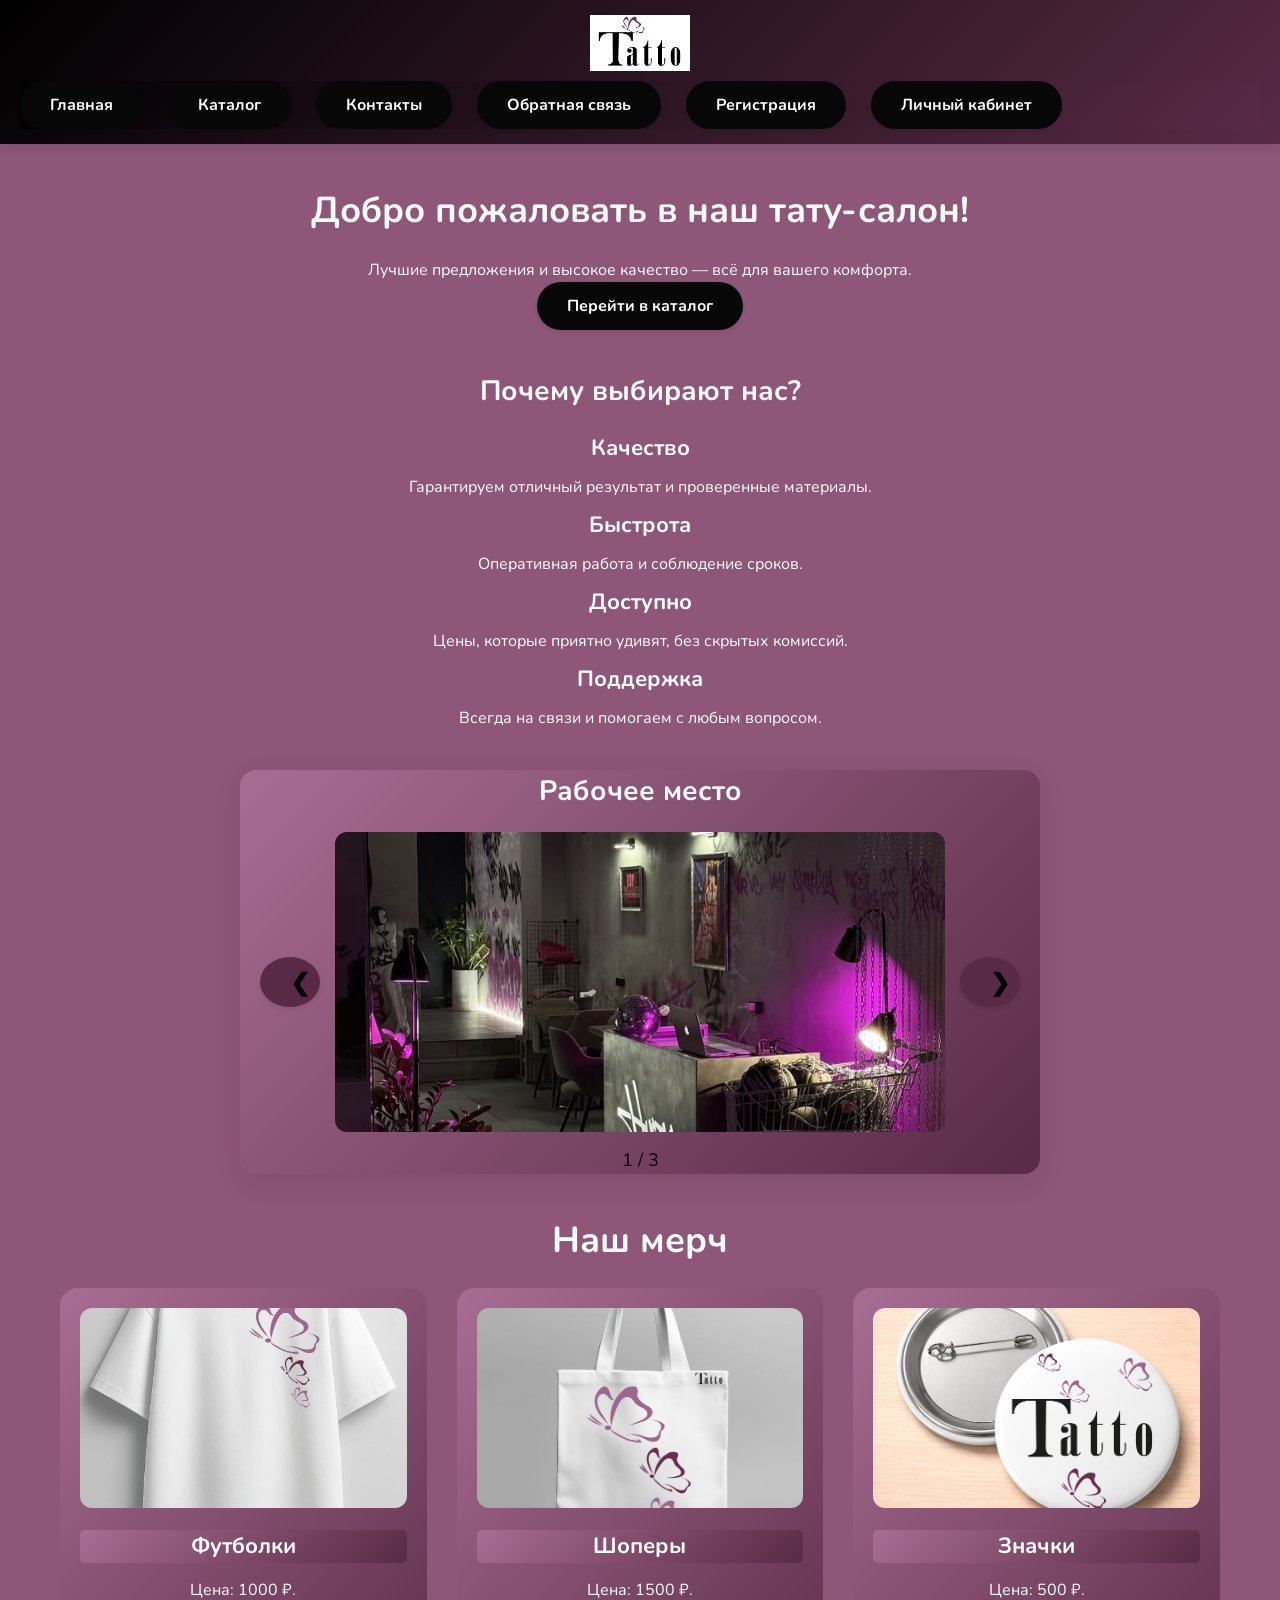
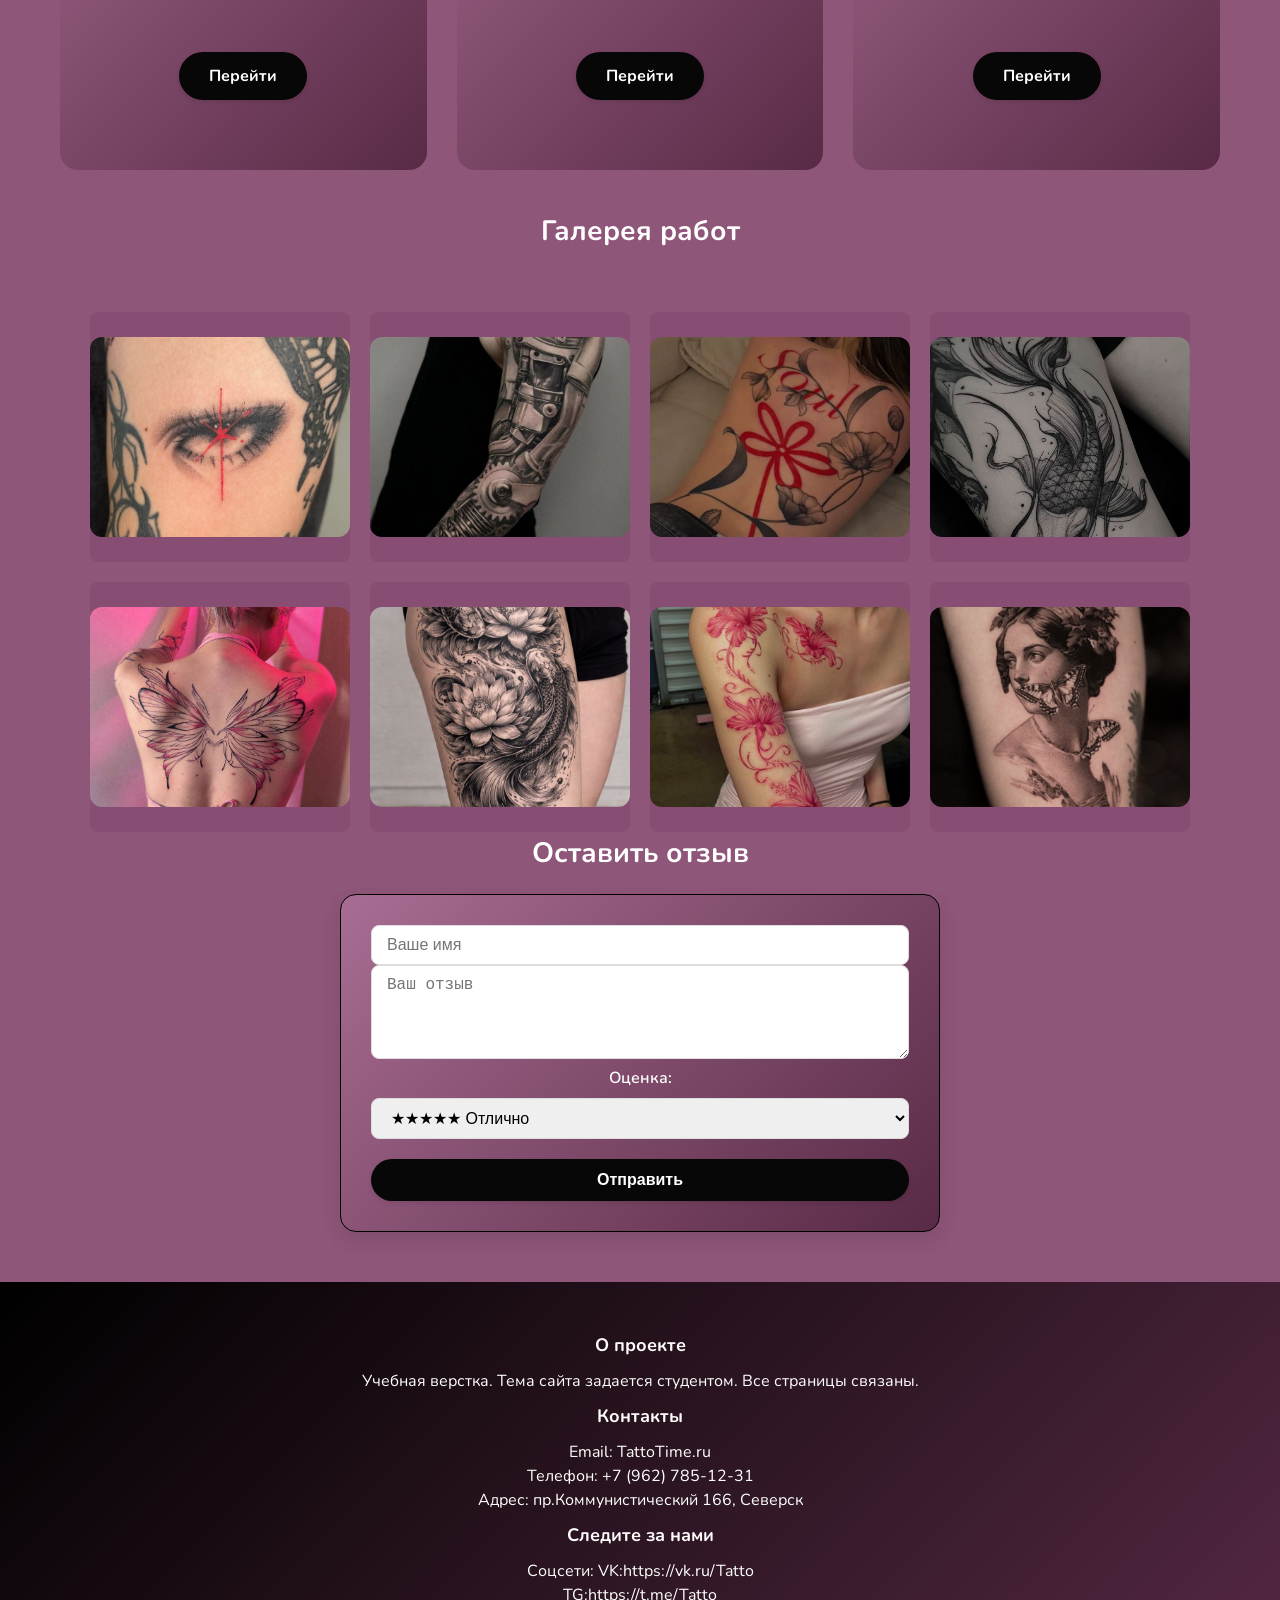
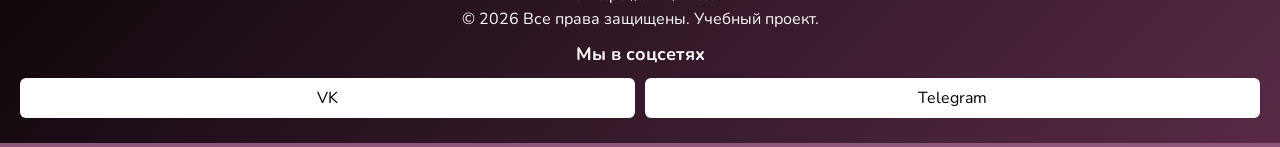
<file: index.html>
<!DOCTYPE html>
<html lang="ru">
<head>
    <meta charset="UTF-8">
    <meta name="viewport" content="width=device-width, initial-scale=1.0, viewport-fit=cover">
    <title>Главная страница</title>
    <link rel="stylesheet" href="style.css">
</head>
<body>
    <header>
        <div>
            <a href="index.html">
                <img src="img/лого.PNG" height="200%" width="100px"  alt="">
            </a>
            <nav>
                <ul>
                    <li><a  href="index.html" button type="button" class="btn btn-secondary" color: >Главная</button></a></li>
                    <li><a  href="catalog.html" button type="button" class="btn btn-secondary">Каталог </button></a></li>
                    <li><a  href="contacts.html" button type="button" class="btn btn-secondary">Контакты </button></a></li>
                    <li><a  href="feedback.html" button type="button" class="btn btn-secondary">Обратная связь </button></a></li>
                    <li><a  href="signup.html" button type="button" class="btn btn-secondary">Регистрация </button></a></li>
                    <li><a  href="profile.html" button type="button" class="btn btn-secondary">Личный кабинет</button></a></li>
                </ul>
            </nav>
        </div>


        
    </header>

    <main>
        <section>
            <div>
                <h1>Добро пожаловать в наш тату-салон!</h1>
                <p>Лучшие предложения и высокое качество — всё для вашего комфорта.</p>
                <a href="catalog.html" class="btn btn-outline-dark" style="margin: 0px;" >Перейти в каталог</a>
            </div>
        </section>

            <section>
                <div>
                    <h2>Почему выбирают нас?</h2>
                    <div>
                        <div>
                            <div></div>
                            <h3>Качество</h3>
                            <p>Гарантируем отличный результат и проверенные материалы.</p>
                        </div>
                        <div>
                            <div></div>
                            <h3>Быстрота</h3>
                            <p>Оперативная работа и соблюдение сроков.</p>
                        </div>
                        <div>
                            <div></div>
                            <h3>Доступно</h3>
                            <p>Цены, которые приятно удивят, без скрытых комиссий.</p>
                        </div>
                        <div>
                            <div></div>
                            <h3>Поддержка</h3>
                            <p>Всегда на связи и помогаем с любым вопросом.</p>
                        </div>
                    </div>
                </div>
            </section>

            <section>

                <div class="slider-container">
                    <h2>Рабочее место</h2>
                    <div class="slider">
                        <button class="slider-btn prev-btn" id="prevBtn">❮</button>
                        <div class="slider-image-wrapper">
                            <img src="" alt="Изображение 1" id="sliderImage">
                        </div>
                        <button class="slider-btn next-btn" id="nextBtn">❯</button>
                    </div>
                    <p class="image-counter" id="imageCounter">1 / 5</p>
                </div>
            </section>

    

        </section>

        <section class="section container">
            <h1> Наш мерч </h1>
            <div class="cards">
            <div class="card"><img src="img/фут1.png"><h3>Футболки </h3><p> Цена: 1000 ₽.</p><p></p><a href="areenda.html" class="btn btn-outline-dark" style="margin: 50px;">Перейти</a></div>
            <div class="card"><img src="img/шопер 1.png"><h3>Шоперы</h3><p>Цена: 1500 ₽.</p><p></p><a href="areenda.html" class="btn btn-outline-dark" style="margin: 50px;">Перейти</a></div>
            <div class="card"><img src="img/брелок.png"><h3>Значки</h3><p>Цена: 500 ₽.</p><p></p><a href="areenda.html" class="btn btn-outline-dark" style="margin: 50px;">Перейти</a></div>
        </section>

        <section class="gallery">
            <div class="container">
                <h2 class="section-title">Галерея работ</h2>
                <div class="gallery-grid">
                    <div class="gallery-item" > <img src="img/8.jpg" alt=""></div> 
                    <div class="gallery-item"> <img src="img/9.jpg" alt=""></div>
                    <div class="gallery-item"> <img src="img/11.jpg" alt=""></div>
                    <div class="gallery-item"><img src="img/12.jpg" alt=""></div>
                    <div class="gallery-item"><img src="img/13.jpg" alt=""></div>
                    <div class="gallery-item"><img src="img/14.jpg" alt=""></div>
                    <div class="gallery-item"><img src="img/111.jpg" alt=""></div>
                    <div class="gallery-item"><img src="img/15.jpg" alt=""></div>
                </div>
            </div>
        </section>

        <!-- Форма для добавления отзыва -->
        <section class="add-review">
            <h2>Оставить отзыв</h2>
            <form id="reviewForm">
                <input type="text" id="name" placeholder="Ваше имя" required>
                <textarea id="comment" placeholder="Ваш отзыв" rows="4" required></textarea>
                <div class="rating">
                    <label>Оценка: </label>
                    <select id="rating" required>
                        <option value="5">★★★★★ Отлично</option>
                        <option value="4">★★★★ Хорошо</option>
                        <option value="3">★★★ Нормально</option>
                        <option value="2">★★ Плохо</option>
                        <option value="1">★ Очень плохо</option>
                    </select>
                </div>
                <button type="submit">Отправить</button>
            </form>

        </section>
        

    </main>

    <footer>
        <div>
            <div>
                <h4>О проекте</h4>
                <p>Учебная верстка. Тема сайта задается студентом. Все страницы связаны.</p>
            </div>
            <div>
                <h4>Контакты</h4>
                <p>Email: TattoTime.ru</p>
                <p>Телефон: +7 (962) 785-12-31 </p>
                <p>Адрес: пр.Коммунистический 166, Северск</p>
            </div>
            <div>
                <h4>Следите за нами</h4>
                <p>Соцсети: 
                    VK:https://vk.ru/Tatto<br> 
                    TG:https://t.me/Tatto<br>  </p>
            </div>
        </div>
        <div>
            <p>&copy; 2026 Все права защищены. Учебный проект.</p>
        </div>

        <div class="footer-social">
    <h4>Мы в соцсетях</h4>
    <div class="social-grid">
        <a href="#">VK</a>
        <a href="#">Telegram</a>
    </div>
</div>

    </footer>
    <script src="slider.js"></script>
</body>
</html>
</file>
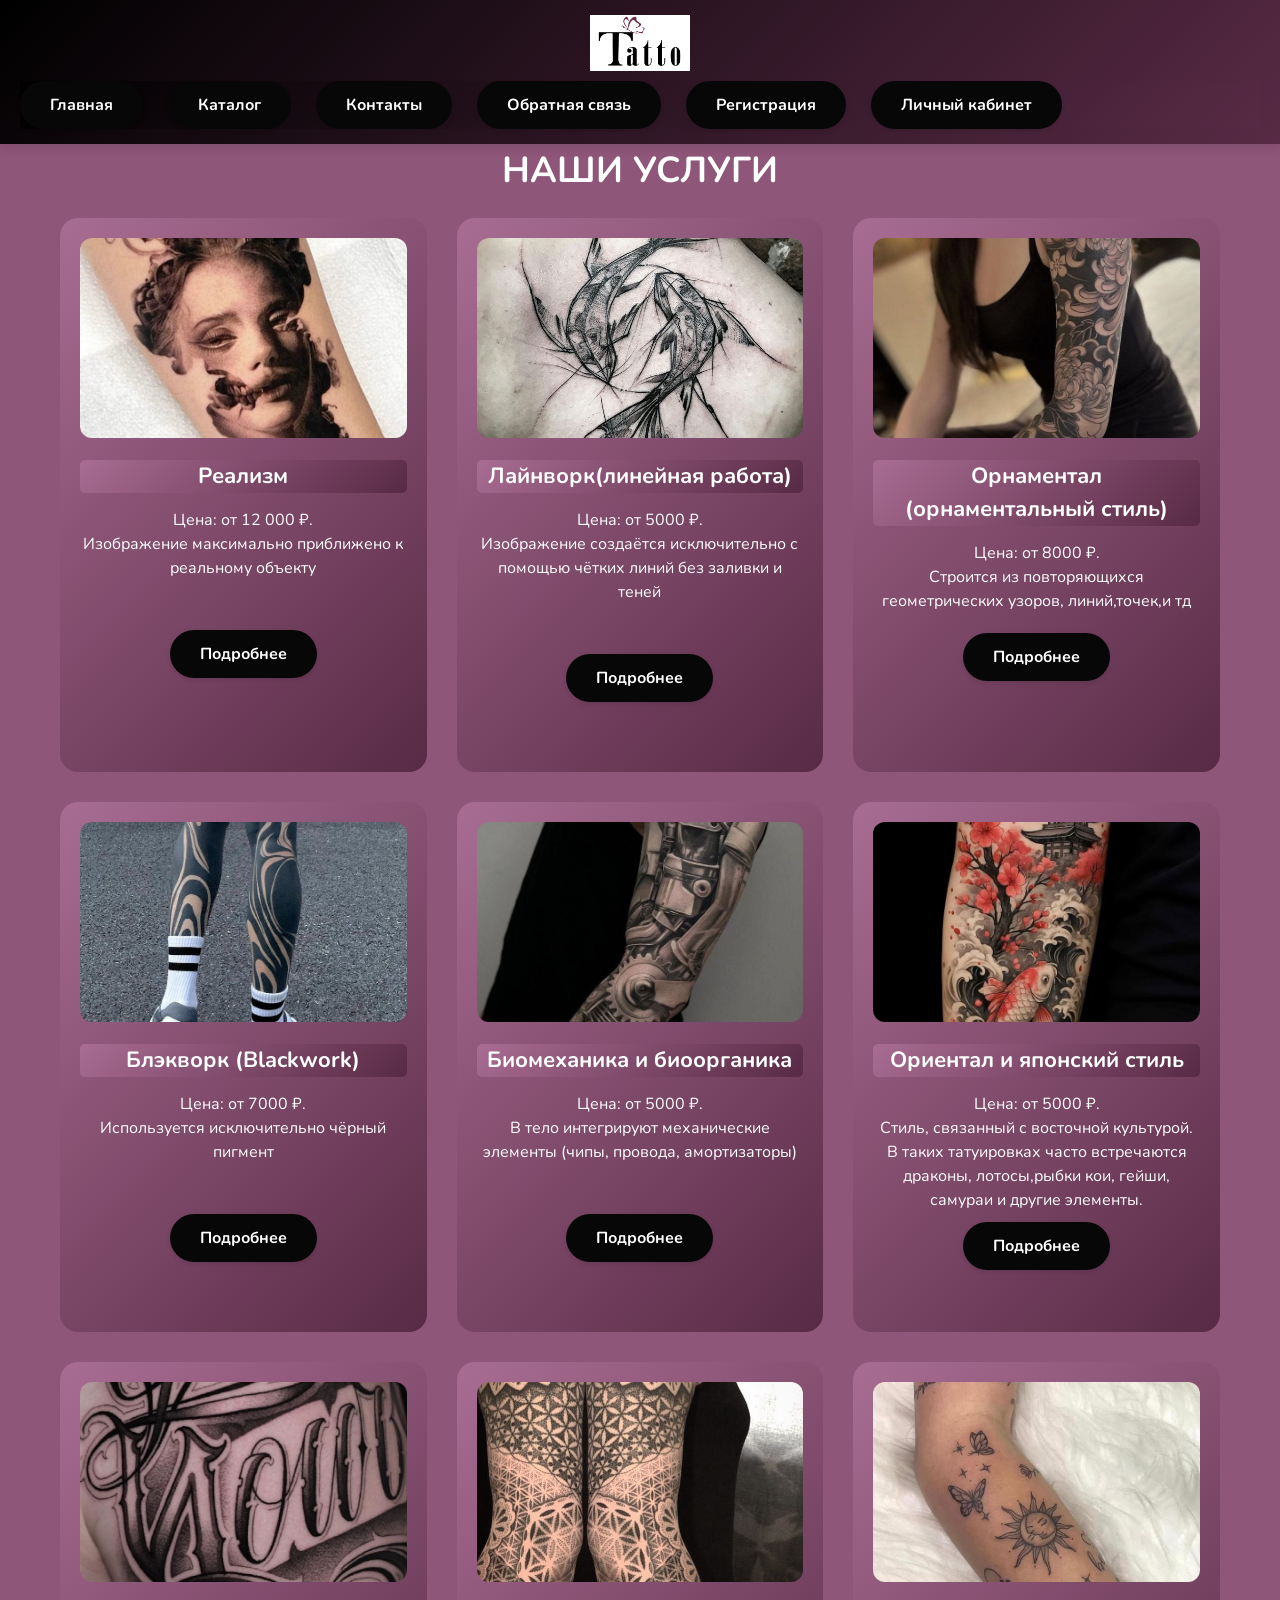
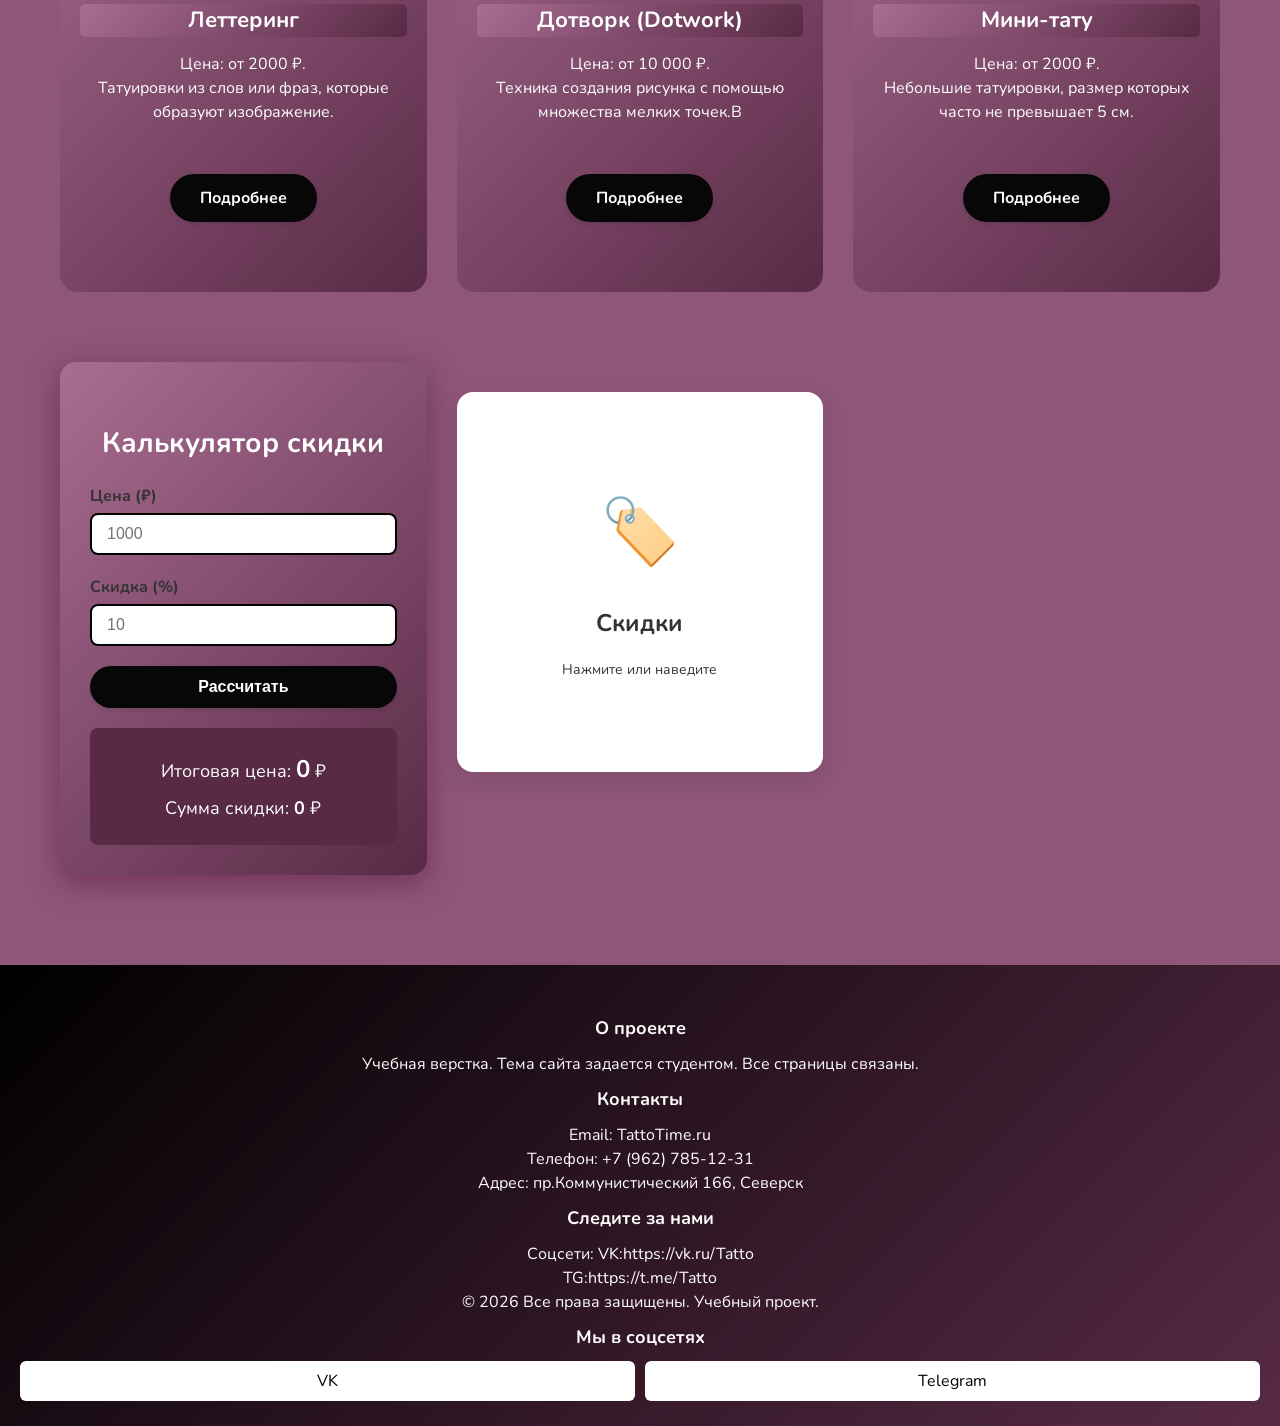
<file: catalog.html>
<!DOCTYPE html>
<html lang="ru">
<head>
    <meta charset="UTF-8">
    <meta name="viewport" content="width=device-width, initial-scale=1.0, viewport-fit=cover">
    <title>Каталог</title>
    <link rel="stylesheet" href="style.css">
</head>
<body>
    <header>
        <div>
            <a href="index.html">
                <img src="img/лого.PNG" height="200%" width="100px" alt="">
            </a>
            <nav>
                <ul>
                    <li><a  href="index.html" button type="button" class="btn btn-outline-primary">Главная</button></a></li>
                    <li><a  href="catalog.html" button type="button" class="btn btn-outline-primary">Каталог </button></a></li>
                    <li><a  href="contacts.html" button type="button" class="btn btn-outline-primary">Контакты </button></a></li>
                    <li><a  href="feedback.html" button type="button" class="btn btn-outline-primary">Обратная связь </button></a></li>
                    <li><a  href="signup.html" button type="button" class="btn btn-secondary">Регистрация </button></a></li>
                    <li><a  href="profile.html" button type="button" class="btn btn-secondary">Личный кабинет</button></a></li>
            </nav>
        </div>
    </header>

    <main>
         


 <section class="section container">
<h1> НАШИ УСЛУГИ</h1>
<div class="cards">
<div class="card"><img src="img/загрузка.jpg"><h3>Реализм </h3><p> Цена: от 12 000 ₽.</p>Изображение максимально приближено к реальному объекту<p></p><a href="areenda.html" class="btn btn-outline-dark" style="margin: 50px;">Подробнее</a></div>
<div class="card"><img src="img/1.jpg"><h3>Лайнворк(линейная работа) </h3><p>Цена: от 5000 ₽.</p>Изображение создаётся исключительно с помощью чётких линий без заливки и теней <p></p><a href="areenda.html" class="btn btn-outline-dark" style="margin: 50px;">Подробнее</a></div>
<div class="card"><img src="img/2.jpg"><h3>Орнаментал (орнаментальный стиль)</h3><p>Цена: от 8000 ₽.</p>Строится из повторяющихся геометрических узоров, линий,точек,и тд <p></p><a href="areenda.html" class="btn btn-outline-dark" style="margin: 20px;">Подробнее</a></div>
<div class="card"><img src="img/3.jpg"><h3>Блэкворк (Blackwork)</h3><p>Цена: от  7000 ₽.</p> Используется исключительно чёрный пигмент <p></p><a href="areenda.html" class="btn btn-outline-dark" style="margin: 50px;">Подробнее</a></div>
<div class="card"><img src="img/9.jpg"><h3>Биомеханика и биоорганика </h3><p>Цена: от 5000 ₽.</p>В тело интегрируют механические элементы (чипы, провода, амортизаторы) <p></p><a href="areenda.html" class="btn btn-outline-dark" style="margin: 50px;">Подробнее</a></div>
<div class="card"><img src="img/4.jpg"><h3>Ориентал и японский стиль</h3><p>Цена: от 5000 ₽.</p>Стиль, связанный с восточной культурой. В таких татуировках часто встречаются драконы, лотосы,рыбки кои, гейши, самураи и другие элементы. <p></p><a href="areenda.html" class="btn btn-outline-dark" style="margin: 10px;">Подробнее</a></div>
<div class="card"><img src="img/5.jpg"><h3>Леттеринг</h3><p>Цена: от 2000 ₽.</p>Татуировки из слов или фраз, которые образуют изображение. <p></p><a href="areenda.html" class="btn btn-outline-dark" style="margin: 50px;">Подробнее</a></div>
<div class="card"><img src="img/6.jpg"><h3>Дотворк (Dotwork)</h3><p>Цена: от 10 000 ₽.</p>Техника создания рисунка с помощью множества мелких точек.В<p></p><a href="areenda.html" class="btn btn-outline-dark" style="margin: 50px;">Подробнее</a></div>
<div class="card"><img src="img/7.jpg"><h3>Мини-тату</h3><p>Цена: от 2000 ₽.</p>Небольшие татуировки, размер которых часто не превышает 5 см.<p></p><a href="areenda.html" class="btn btn-outline-dark" style="margin: 50px;">Подробнее</a></div>
<section>
<div class="calculator-container">
    <h2>Калькулятор скидки</h2>
    <div class="calculator">
        <div class="input-group">
            <label for="originalPrice">Цена (₽)</label>
            <input type="number" id="originalPrice" placeholder="1000" min="0">
        </div>
        <div class="input-group">
            <label for="discountPercent">Скидка (%)</label>
            <input type="number" id="discountPercent" placeholder="10" min="0" max="100">
        </div>
        <button id="calculateBtn">Рассчитать</button>
        <div class="result" id="result">
            <p>Итоговая цена: <span id="finalPrice">0</span> ₽</p>
            <p>Сумма скидки: <span id="discountAmount">0</span> ₽</p>
        </div>
    </div>
</div>
</section>


<section>
    <h2></h2>
        <div class="card-grid">
            <!-- Карточка 1 -->
            <div class="flip-card" onclick="this.classList.toggle('flipped')">
                <div class="flip-card-inner">
                    <div class="flip-card-front">
                        <div class="flip-card-icon">🏷️</div>
                        <h3>Скидки</h3>
                        <p>Нажмите или наведите</p>
                    </div>
                    <div class="flip-card-back">
                        <h3>Как получить скидку?</h3>
                        <p>Спросите администратора при записи.</p>
                        <p>Скидка для новых клиентов.</p>
                        <p>За активность в соцсетях.</p>
                        <a href="contacts.html" class="flip-card-btn">Подробнее</a>
                    </div>
                </div>
            </div>
    

    
           
    
        <script>
            // Дополнительная анимация — карточки появляются с задержкой
            document.querySelectorAll('.flip-card').forEach((card, index) => {
                card.style.animationDelay = `${index * 0.2}s`;
            });
        </script>
        </section>
    </main>


    <footer>
        <div>
            <div>
                <h4>О проекте</h4>
                <p>Учебная верстка. Тема сайта задается студентом. Все страницы связаны.</p>
            </div>
            <div>
                <h4>Контакты</h4>
                <p>Email: TattoTime.ru</p>
                <p>Телефон: +7 (962) 785-12-31 </p>
                <p>Адрес: пр.Коммунистический 166, Северск</p>
            </div>
            <div>
                <h4>Следите за нами</h4>
                <p>Соцсети: 
                    VK:https://vk.ru/Tatto<br> 
                    TG:https://t.me/Tatto<br>  </p>
            </div>
        </div>
        <div>
            <p>&copy; 2026 Все права защищены. Учебный проект.</p>
        </div>

        <div class="footer-social">
            <h4>Мы в соцсетях</h4>
            <div class="social-grid">
                <a href="#">VK</a>
                <a href="#">Telegram</a>
            </div>
        </div>

    </footer>
    <script src="discount.js"></script>
</body>
</html>
</file>
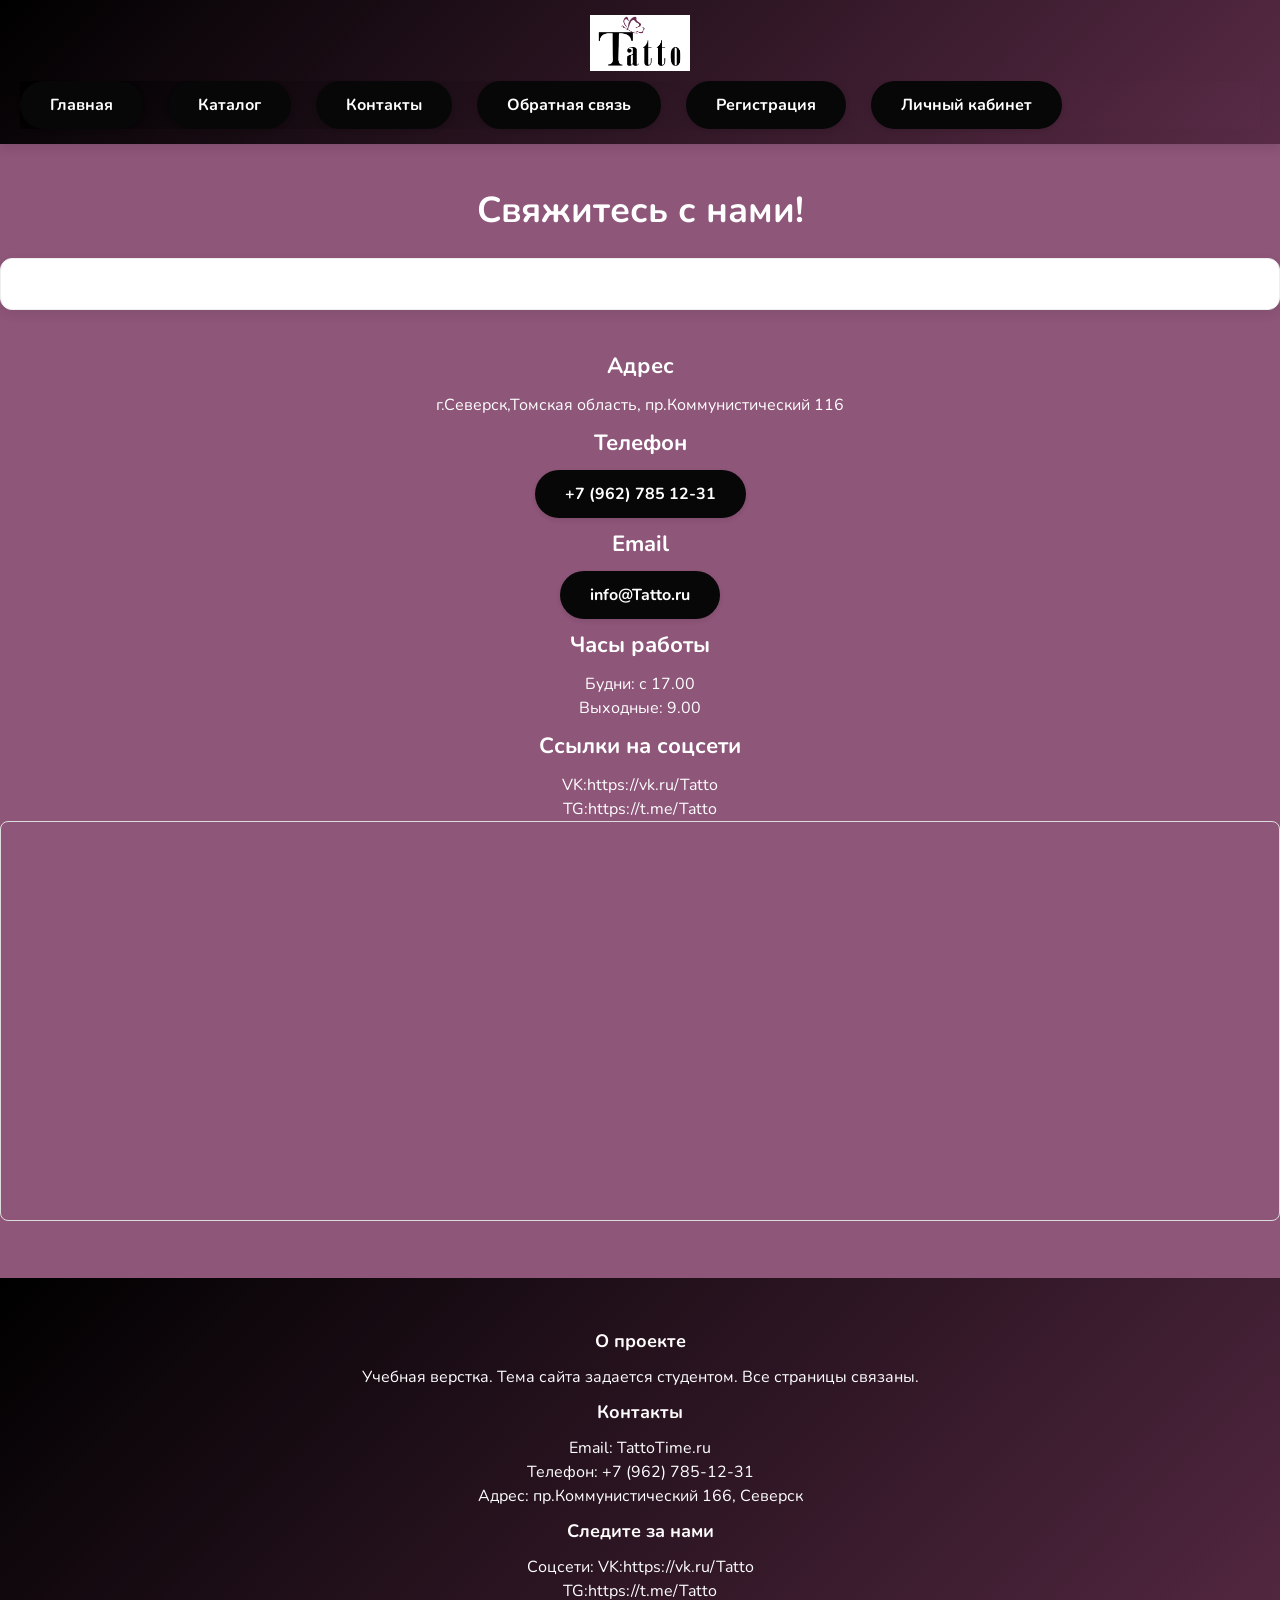
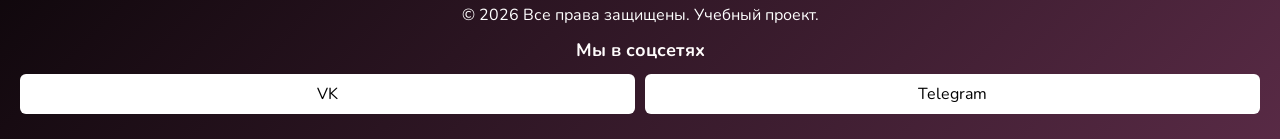
<file: contacts.html>
<!DOCTYPE html>
<html lang="ru">
<head>
    <meta charset="UTF-8">
    <meta name="viewport" content="width=device-width, initial-scale=1.0, viewport-fit=cover">
    <title>Контакты</title>
    <link rel="stylesheet" href="style.css">
</head>
<body>
    <header>
        <div>
            <a href="index.html">
                <img src="img/лого.PNG" height="200%" width="100px" alt="">
            </a>
            <nav>
                <ul>
                    <li><a  href="index.html" button type="button" class="btn btn-outline-primary">Главная</button></a></li>
                    <li><a  href="catalog.html" button type="button" class="btn btn-outline-primary">Каталог </button></a></li>
                    <li><a  href="contacts.html" button type="button" class="btn btn-outline-primary">Контакты </button></a></li>
                    <li><a  href="feedback.html" button type="button" class="btn btn-outline-primary">Обратная связь </button></a></li>
                    <li><a  href="signup.html" button type="button" class="btn btn-secondary">Регистрация </button></a></li>
                    <li><a  href="profile.html" button type="button" class="btn btn-secondary">Личный кабинет</button></a></li>
                </ul>
            </nav>
        </div>
    </header>

    <main>
        <section>
            <div>
                <h1>Свяжитесь с нами!</h1>
                <div class="contacts-info"></div>
                <p></p>
                
            </div>
        </section>

        <section>
            <div>
                <h2></h2>
                <div>
                    <div>
                        <div></div>
                        <h3>Адрес</h3>
                        <p>г.Северск,Томская область, пр.Коммунистический 116<br></p>
                    </div>
                    <div>
                        <div></div>
                        <h3>Телефон</h3>
                        <p><a href="tel:+79627851231" class="btn btn-outline-dark" style="margin: 0px;" >+7 (962) 785 12-31</a></p>
                    </div>
                    <div>
                        <div></div>
                        <h3>Email</h3>
                        <p><a href="mailto:info@TattoTime.ru" class="btn btn-outline-dark" style="margin: 0px;" >info@Tatto.ru</a></p>
                    </div>
                    <div>
                        <div></div>
                        <h3>Часы работы</h3>
                        <p>Будни: с 17.00<br>
                           Выходные: 9.00<br>
                        </p>
                    </div>
                    <div>
                        <div></div>
                        <h3>Ссылки на соцсети</h3>
                        <p>VK:https://vk.ru/Tatto<br> 
                           TG:https://t.me/Tatto<br>
                        </p>
                    </div>
                    </div>
<!-- Карта: iframe -->
<div class="map">
    <iframe id="map_590235844" frameborder="0" width="100%" height="400px" src="https://makemap.2gis.ru/widget?data=[base64]" sandbox="allow-modals allow-forms allow-scripts allow-same-origin allow-popups allow-top-navigation-by-user-activation"></iframe>
</div>

                </div>
            </div>
        </section>
        
    <footer>
        <div>
            <div>
                <h4>О проекте</h4>
                <p>Учебная верстка. Тема сайта задается студентом. Все страницы связаны.</p>
            </div>
            <div>
                <h4>Контакты</h4>
                <p>Email: TattoTime.ru</p>
                <p>Телефон: +7 (962) 785-12-31 </p>
                <p>Адрес: пр.Коммунистический 166, Северск</p>
            </div>
            <div>
                <h4>Следите за нами</h4>
                <p>Соцсети: 
                    VK:https://vk.ru/Tatto<br> 
                    TG:https://t.me/Tatto<br>  </p>
            </div>
        </div>
        <div>
            <p>&copy; 2026 Все права защищены. Учебный проект.</p>
        </div>
        
        <div class="footer-social">
            <h4>Мы в соцсетях</h4>
            <div class="social-grid">
                <a href="#">VK</a>
                <a href="#">Telegram</a>
            </div>
        </div>

    </footer>
</body>
</html>
</file>
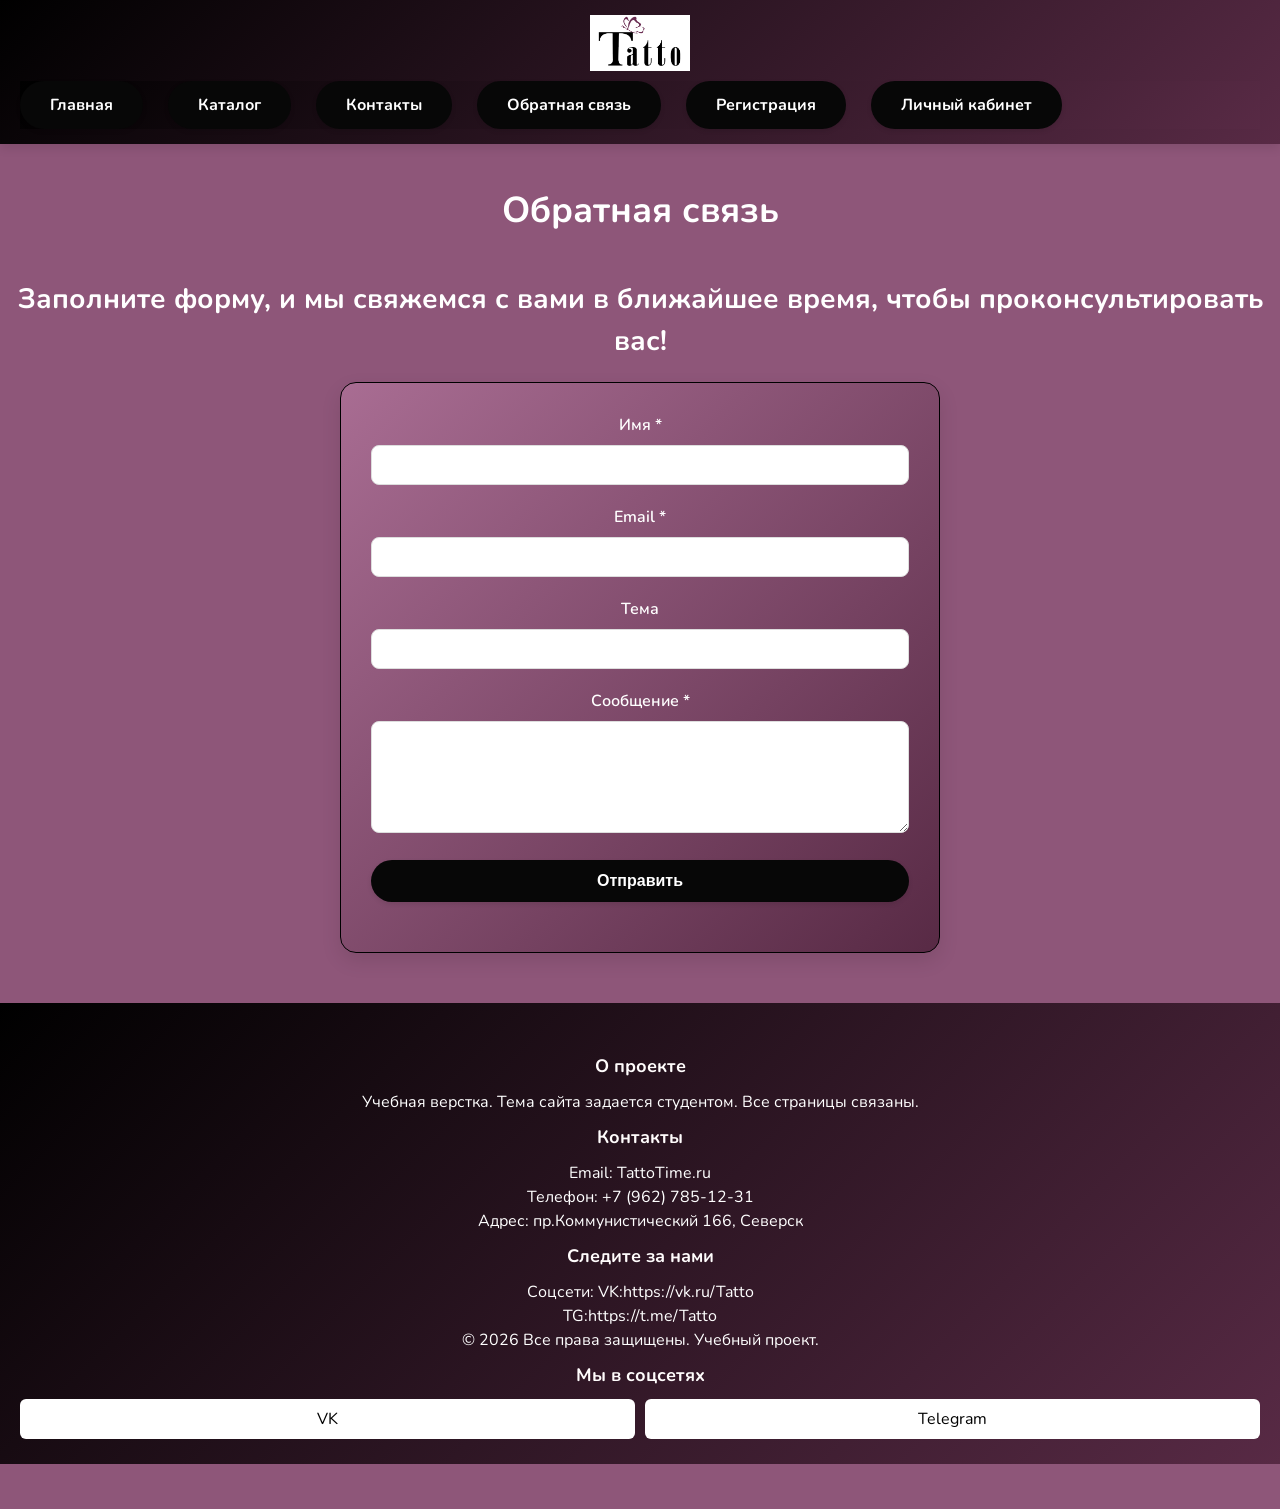
<file: feedback.html>
<!DOCTYPE html>
<html lang="ru">
<head>
    <meta charset="UTF-8">
    <meta name="viewport" content="width=device-width, initial-scale=1.0, viewport-fit=cover">
    <title>Обратная связь</title>
    <link rel="stylesheet" href="style.css">
</head>
<body>
    <header>
        <div>
            <a href="index.html">
                <img src="img/лого.PNG" height="200%" width="100px" alt="">
            </a>
            <nav>
                <ul>
                    <li><a  href="index.html" button type="button" class="btn btn-outline-primary">Главная</button></a></li>
                    <li><a  href="catalog.html" button type="button" class="btn btn-outline-primary">Каталог </button></a></li>
                    <li><a  href="contacts.html" button type="button" class="btn btn-outline-primary">Контакты </button></a></li>
                    <li><a  href="feedback.html" button type="button" class="btn btn-outline-primary">Обратная связь </button></a></li>
                    <li><a  href="signup.html" button type="button" class="btn btn-secondary">Регистрация </button></a></li>
                    <li><a  href="profile.html" button type="button" class="btn btn-secondary">Личный кабинет</button></a></li>
                </ul>
            </nav>
        </div>
    </header>

    <main>
        <section>
            <div>
                <h1>Обратная связь</h1>
                <p></p>
                
            </div>
        </section>

        <section>
            <div>
                <h2>Заполните форму, и мы свяжемся с вами в ближайшее время, чтобы проконсультировать вас!</h2>
                <div>
                    <form action="#" method="post">
    <div>
        <label for="name">Имя *</label>
        <input type="text" id="name" name="name" required>
    </div>
    <div>
        <label for="email">Email *</label>
        <input type="email" id="email" name="email" required>
    </div>
    <div>
        <label for="subject">Тема</label>
        <input type="text" id="subject" name="subject">
    </div>
    <div>
        <label for="message">Сообщение *</label>
        <textarea id="message" name="message" rows="5" required></textarea>
    </div>
    <div>
        <button type="submit">Отправить</button>
    </div>
</form>

                

    <footer>
        <div>
            <div>
                <h4>О проекте</h4>
                <p>Учебная верстка. Тема сайта задается студентом. Все страницы связаны.</p>
            </div>
            <div>
                <h4>Контакты</h4>
                <p>Email: TattoTime.ru</p>
                <p>Телефон: +7 (962) 785-12-31 </p>
                <p>Адрес: пр.Коммунистический 166, Северск</p>
            </div>
            <div>
                <h4>Следите за нами</h4>
                <p>Соцсети: 
                    VK:https://vk.ru/Tatto<br> 
                    TG:https://t.me/Tatto<br>  </p>
            </div>
        </div>
        <div>
            <p>&copy; 2026 Все права защищены. Учебный проект.</p>
        </div>
        
        <div class="footer-social">
            <h4>Мы в соцсетях</h4>
            <div class="social-grid">
                <a href="#">VK</a>
                <a href="#">Telegram</a>
            </div>
        </div>

    </footer>
</body>
</html>
</file>
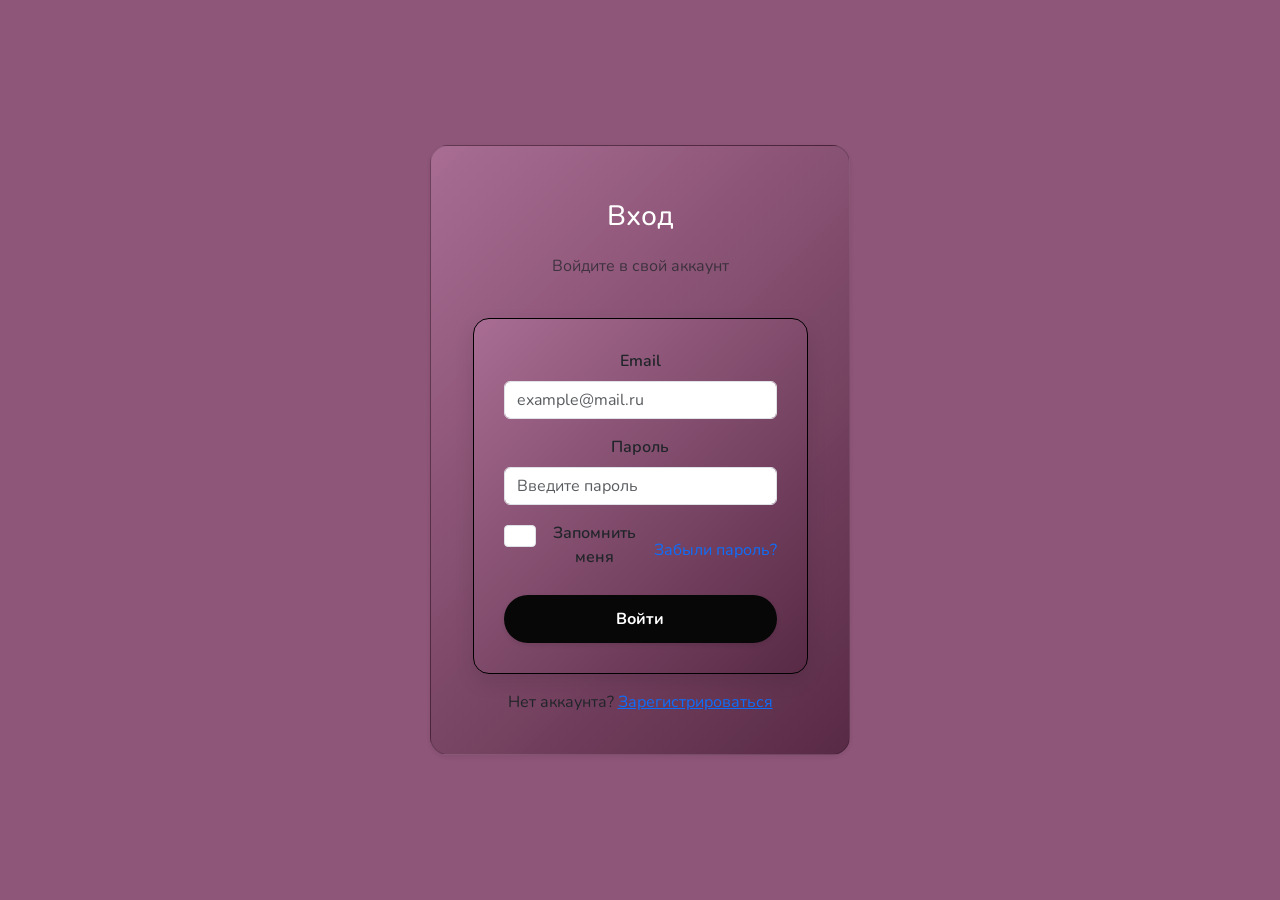
<file: login.html>
<!DOCTYPE html>
<html lang="ru">
<head>
    <meta charset="UTF-8">
    <meta name="viewport" content="width=device-width, initial-scale=1.0">
    <title>Вход</title>
    <link href="https://cdn.jsdelivr.net/npm/bootstrap@5.3.3/dist/css/bootstrap.min.css" rel="stylesheet">
    <link rel="stylesheet" href="style.css">
</head>
<body>
    <div class="container d-flex justify-content-center align-items-center min-vh-100">
        <div class="card shadow-sm p-4" style="max-width: 420px; width: 100%;">
            <div class="text-center mb-4">
                <h2>Вход</h2>
                <p class="text-muted">Войдите в свой аккаунт</p>
            </div>

            <form>
                <!-- Поле "Email" -->
                <div class="mb-3">
                    <label for="email" class="form-label">Email</label>
                    <input type="email" class="form-control" id="email" placeholder="example@mail.ru" required>
                </div>

                <!-- Поле "Пароль" -->
                <div class="mb-3">
                    <label for="password" class="form-label">Пароль</label>
                    <input type="password" class="form-control" id="password" placeholder="Введите пароль" required>
                </div>

                <!-- Чекбокс "Запомнить меня" и ссылка "Забыли пароль?" -->
                <div class="d-flex justify-content-between align-items-center mb-3">
                    <div class="form-check">
                        <input type="checkbox" class="form-check-input" id="remember">
                        <label class="form-check-label" for="remember">Запомнить меня</label>
                    </div>
                    <a href="#" class="text-decoration-none">Забыли пароль?</a>
                </div>

                <!-- Кнопка входа -->
                <button type="submit" class="btn btn-primary w-100">Войти</button>
            </form>

            <div class="text-center mt-3">
                <p>Нет аккаунта? <a href="signup.html">Зарегистрироваться</a></p>
            </div>
        </div>
    </div>
</body>
</html>
</file>
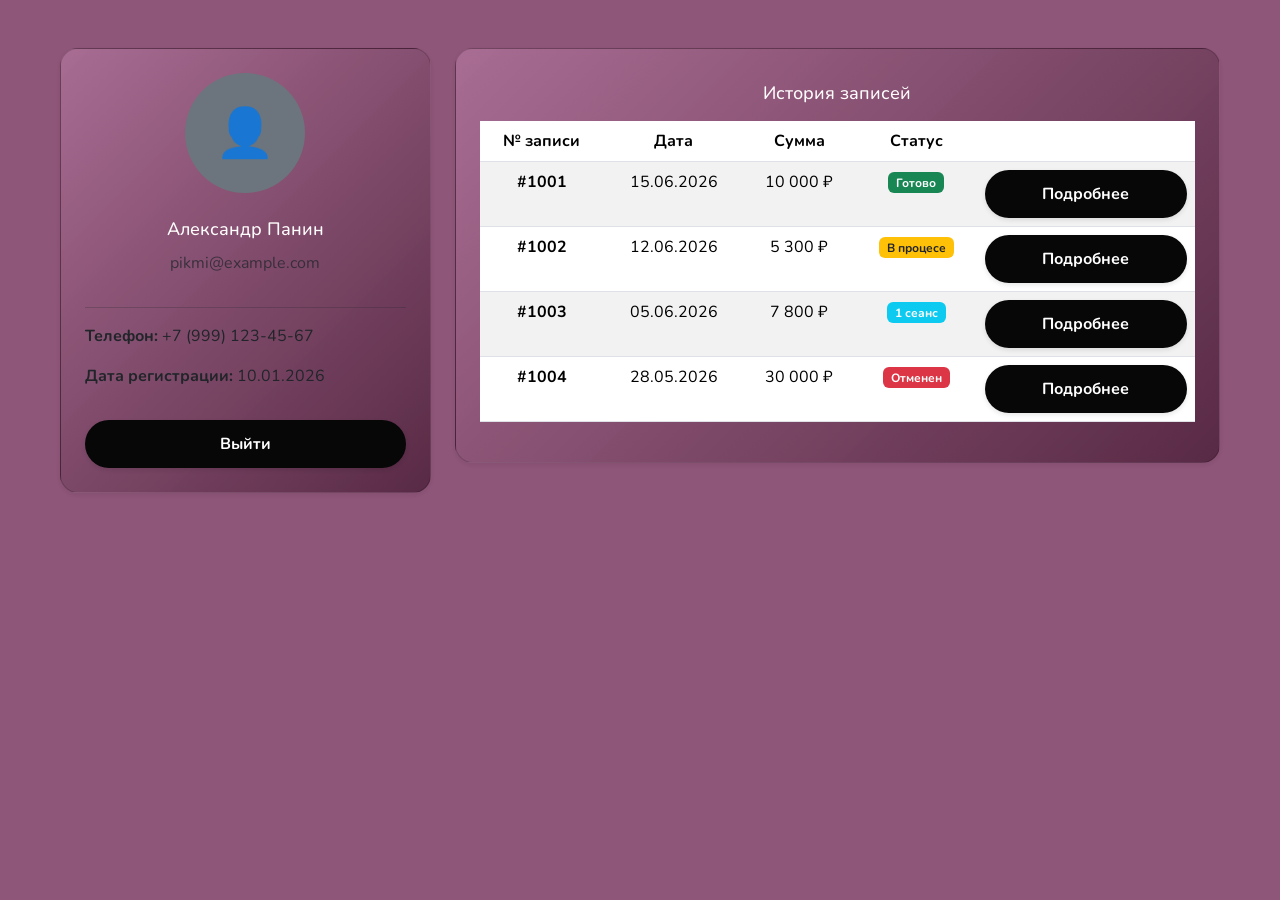
<file: profile.html>
<!DOCTYPE html>
<html lang="ru">
<head>
    <meta charset="UTF-8">
    <meta name="viewport" content="width=device-width, initial-scale=1.0">
    <title>Личный кабинет</title>
    <link href="https://cdn.jsdelivr.net/npm/bootstrap@5.3.3/dist/css/bootstrap.min.css" rel="stylesheet">
    <link rel="stylesheet" href="style.css">
</head>
<body>
    <div class="container py-5">
        <div class="row">
            <!-- Левая колонка: данные пользователя -->
            <div class="col-md-4">
                <div class="card shadow-sm p-4 text-center">
                    <div class="mb-3">
                        <!-- Аватар-заглушка -->
                        <div class="bg-secondary rounded-circle mx-auto d-flex align-items-center justify-content-center" 
                             style="width: 120px; height: 120px; font-size: 48px; color: white;">
                            👤
                        </div>
                    </div>
                    <h4>Александр Панин</h4>
                    <p class="text-muted">pikmi@example.com</p>
                    <hr>
                    <div class="text-start">
                        <p><strong>Телефон:</strong> +7 (999) 123-45-67</p>
                        <p><strong>Дата регистрации:</strong> 10.01.2026</p>
                    </div>
                    <a href="login.html" class="btn btn-danger w-100 mt-3">Выйти</a>
                </div>
            </div>

            <!-- Правая колонка: история заказов -->
            <div class="col-md-8">
                <div class="card shadow-sm p-4">
                    <h4 class="mb-3">История записей</h4>

                    <div class="table-responsive">
                        <table class="table table-striped table-hover">
                            <thead>
                                <tr>
                                    <th>№ записи</th>
                                    <th>Дата</th>
                                    <th>Сумма</th>
                                    <th>Статус</th>
                                    <th></th>
                                </tr>
                            </thead>
                            <tbody>
                                <tr>
                                    <td><strong>#1001</strong></td>
                                    <td>15.06.2026</td>
                                    <td>10 000 ₽</td>
                                    <td><span class="badge bg-success">Готово</span></td>
                                    <td><button class="btn btn-sm btn-outline-primary">Подробнее</button></td>
                                </tr>
                                <tr>
                                    <td><strong>#1002</strong></td>
                                    <td>12.06.2026</td>
                                    <td>5 300 ₽</td>
                                    <td><span class="badge bg-warning text-dark">В процесе</span></td>
                                    <td><button class="btn btn-sm btn-outline-primary">Подробнее</button></td>
                                </tr>
                                <tr>
                                    <td><strong>#1003</strong></td>
                                    <td>05.06.2026</td>
                                    <td>7 800 ₽</td>
                                    <td><span class="badge bg-info">1 сеанс</span></td>
                                    <td><button class="btn btn-sm btn-outline-primary">Подробнее</button></td>
                                </tr>
                                <tr>
                                    <td><strong>#1004</strong></td>
                                    <td>28.05.2026</td>
                                    <td>30 000 ₽</td>
                                    <td><span class="badge bg-danger">Отменен</span></td>
                                    <td><button class="btn btn-sm btn-outline-primary">Подробнее</button></td>
                                </tr>
                            </tbody>
                        </table>
                    </div>
                </div>
            </div>
        </div>
    </div>

    <script src="https://cdn.jsdelivr.net/npm/bootstrap@5.3.3/dist/js/bootstrap.bundle.min.js"></script>
</body>
</html>
</file>
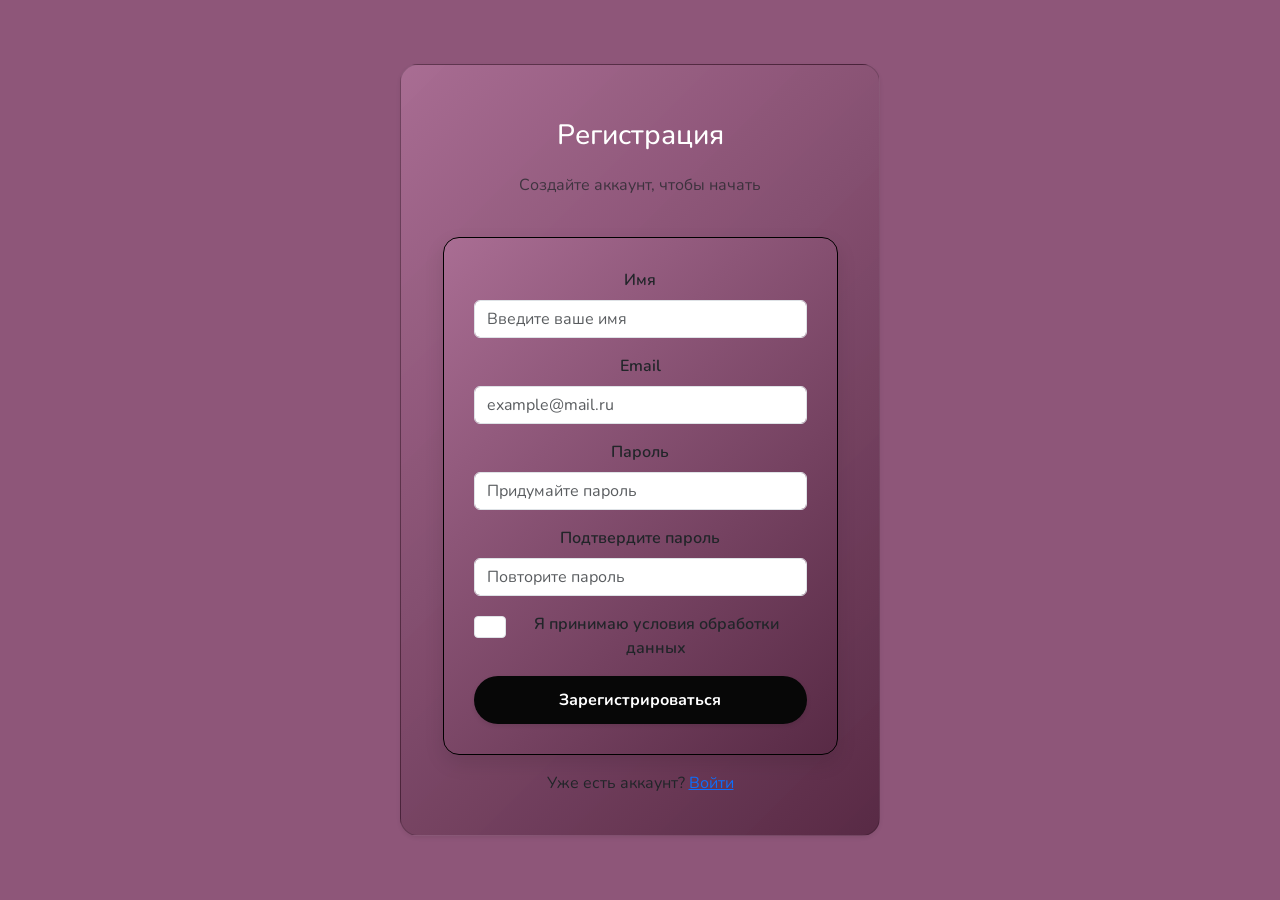
<file: signup.html>
<!DOCTYPE html>
<html lang="ru">
<head>
    <meta charset="UTF-8">
    <meta name="viewport" content="width=device-width, initial-scale=1.0">
    <title>Регистрация</title>
    <link href="https://cdn.jsdelivr.net/npm/bootstrap@5.3.3/dist/css/bootstrap.min.css" rel="stylesheet">
    <!-- Подключаем свой CSS для переопределения стилей (опционально) -->
    <link rel="stylesheet" href="style.css">
</head>
<body>
    <!-- Контент будет здесь -->
    <script src="https://cdn.jsdelivr.net/npm/bootstrap@5.3.3/dist/js/bootstrap.bundle.min.js"></script>

    <div class="container d-flex justify-content-center align-items-center min-vh-100">
    <div class="card shadow-sm p-4" style="max-width: 480px; width: 100%;">
        <div class="text-center mb-4">
            <h2>Регистрация</h2>
            <p class="text-muted">Создайте аккаунт, чтобы начать</p>
        </div>

        <form>
            <!-- Поле "Имя" -->
            <div class="mb-3">
                <label for="name" class="form-label">Имя</label>
                <input type="text" class="form-control" id="name" placeholder="Введите ваше имя" required>
            </div>

            <!-- Поле "Email" -->
            <div class="mb-3">
                <label for="email" class="form-label">Email</label>
                <input type="email" class="form-control" id="email" placeholder="example@mail.ru" required>
            </div>

            <!-- Поле "Пароль" -->
            <div class="mb-3">
                <label for="password" class="form-label">Пароль</label>
                <input type="password" class="form-control" id="password" placeholder="Придумайте пароль" required>
            </div>

            <!-- Поле "Подтверждение пароля" -->
            <div class="mb-3">
                <label for="password_confirm" class="form-label">Подтвердите пароль</label>
                <input type="password" class="form-control" id="password_confirm" placeholder="Повторите пароль" required>
            </div>

            <!-- Чекбокс "Согласие" -->
            <div class="mb-3 form-check">
                <input type="checkbox" class="form-check-input" id="agreement" required>
                <label class="form-check-label" for="agreement">Я принимаю условия обработки данных</label>
            </div>

            <!-- Кнопка отправки -->
            <button type="submit" class="btn btn-primary w-100">Зарегистрироваться</button>
        </form>

        <div class="text-center mt-3">
            <p>Уже есть аккаунт? <a href="login.html">Войти</a></p>
        </div>
    </div>
</div>

</body>
</html>
</file>
<file: style.css>
@font-face {
    font-family: "Nunito";
    src: url(fonts/Nunito-VariableFont_wght.ttf);
}

/* Общие стили для всего сайта */
body {
    /* font-family: Arial, Helvetica, sans-serif; */
    font-size: 16px;
    color: #ffffff;           /* тёмно-серый текст */
    background-color: #884d72f1; /* белый фон */
    line-height: 1.5;         /* межстрочный интервал */
    margin: 0;
    padding: 0;
    text-align: center;
    justify-content: space-evenly;
    flex-direction: column;
    font-family: "Nunito";


}

.body h1, .hero p {
    color: rgb(0, 0, 0);
}

.body .btn {
    background-color: #ffffff;
}

.body .btn:hover {
    background-color: #ffffff;
}

* {
    box-sizing: border-box;
}


.slider-container {
    text-align: center;
   background: linear-gradient(135deg, #aa6e94f1 0%, #582a45 100%);
    padding: 30px;
    border-radius: 16px;
    box-shadow: 0 8px 30px rgba(0,0,0,0.1);
    max-width: 800px;
    width: 100%;
    margin: 40px auto;
    padding: 0 20px;
    box-sizing: border-box;


}

.slider {
    display: flex;
    align-items: center;
    gap: 15px;
    justify-content: center;
}

.slider-image-wrapper {
    flex: 1;
    overflow: hidden;
    border-radius: 12px;
    
}

.slider-image-wrapper img {
    width: 100%;
    height: 300px;
    object-fit: cover;
    display: block;
    transition: opacity 0.3s;
}

.slider-btn {
    background: #582a45;
    color: #000000;
    border: none;
    width: 50px;
    height: 50px;
    border-radius: 50%;
    font-size: 24px;
    cursor: pointer;
    transition: background 0.2s;
}

.slider-btn:hover {
    background: #ffffff;
}

.image-counter {
    margin-top: 15px;
    font-size: 18px;
    color: #000000;
}



.calculator-container {
    background: linear-gradient(135deg, #aa6e94f1 0%, #582a45 100%);
    padding: 30px;
    border-radius: 16px;
    box-shadow: 0 8px 30px rgba(112, 51, 87, 0.986);
    max-width: 420px;
    width: 100%;
    text-align: center;
}

.input-group {
    margin-bottom: 20px;
    text-align: left;
}

.input-group label {
    display: block;
    font-weight: bold;
    margin-bottom: 5px;
    color: #333;
}

.input-group input {
    width: 100%;
    padding: 10px 15px;
    border: 2px solid #000000;
    border-radius: 8px;
    font-size: 16px;
    transition: border-color 0.2s;
}

.input-group input:focus {
    outline: none;
    border-color: #ffffff;
}

button {
    background: #ffffff;
    color: #53214b;
    border: none;
    padding: 12px 30px;
    border-radius: 30px;
    font-size: 18px;
    font-weight: bold;
    cursor: pointer;
    transition: background 0.2s;
    width: 100%;
}

button:hover {
    background: #ffffff;
}

.result {
    margin-top: 20px;
    padding: 15px;
    background: #582a45;
    border-radius: 8px;
}

.result p {
    margin: 8px 0;
    font-size: 18px;
}

#finalPrice {
    font-weight: bold;
    font-size: 24px;
    color: #ffffff;
}

#discountAmount {
    font-weight: bold;
    color: #ffffff;
}












/* Основной макет главной страницы через grid-areas */
.page-layout {
    display: grid;
    grid-template-areas:
        "hero hero"
        "features features"
        "popular sidebar"
        "gallery gallery";
    grid-template-columns: 2fr 1fr;
    gap: 40px;
}

.features-section { grid-area: features; }
.popular-section { grid-area: popular; }
.sidebar-section { grid-area: sidebar; }
.gallery-section { grid-area: gallery; }



.main{
padding: 30px;

}






/* Заголовки */
h1 {
    font-size: 36px;
    color: #ffffff;
    text-align: center;
    margin-top: 0px;
    margin-bottom: 20px;
}

h2 {
    font-size: 28px;
    color: #ffffff;
    text-align: center;
    margin-top: 30px;
    margin-bottom: 20px;
}

h3 {
    font-size: 22px;
    color: #ffffff;
    margin-top: 10px;
    margin-bottom: 10px;
}

h4 {
    font-size: 18px;
    color: #fffcfc;
    margin-top: 10px;
    margin-bottom: 10px;
    text-align: center;
}



/* Шапка сайта */
header {
    background-color: #000000;    /* тёмно-синий фон */
    padding: 15px 20px;
    position: sticky;
    top: 0;
    z-index: 100;
    background: linear-gradient(135deg, #000000 0%, #582a45 100%);
     box-shadow: 0 4px 10px rgba(0, 0, 0, 0.1);  /* тень под шапкой */
    
}

header .container {
    display: flex;
    justify-content: space-between;
    align-items: center;
    flex-wrap: wrap;
}

@media (max-width: 768px) {
    header .container {
        flex-direction: column;
        gap: 15px;
    }
}




header a {
    text-decoration: none;         /* убираем подчёркивание у ссылок */
    font-weight: bold;
}


/* Логотип */
header > div > a:first-child {
    font-size: 24px;
    font-weight: bold;
    color: white;
    text-decoration: none;

   
}

/* Список навигации */
/* Меню — горизонтальное на десктопе */
nav ul {
    display: flex;
    gap: 25px;
    list-style: none;
    margin: 0;
    padding: 0;
    background: linear-gradient(135deg, #000000 0%, #582a45 100%);
}

/* На телефонах и планшетах — вертикальное */
@media (max-width: 768px) {
    nav ul {
        flex-direction: column;
        align-items: center;
        gap: 10px;
        width: 100%;
    }
    nav ul li {
        width: 100%;
        text-align: center;
    }
    nav ul li a {
        display: block;
        padding: 8px 0;
        width: 100%;
    }
}


nav ul li {
    color: white;
    text-decoration: none;
    font-weight: 500;
    transition: color 0.2s;

    
}

nav ul li a:hover {
    text-decoration: underline; 
    color: #ffffff;
    background: linear-gradient(135deg, #000000 0%, #582a45 100%);   /* подчёркивание при наведении */
}

/* Первый пункт меню */
nav ul li:first-child a {
    font-weight: bold;
}

/* Последний пункт меню */
nav ul li:last-child a {
    color: #ffffff;
}

/* Для каждого второго пункта (чётного) */
nav ul li:nth-child(even) a:hover {
    color: #ffffff;
}



/* Кнопка */
.btn, button, .button {
   display: inline-block;
    background-color: #070707;
    color: white;
    padding: 12px 30px;        /* увеличили отступы */
    border: none;              /* убираем стандартную рамку у кнопок */
    border-radius: 30px;       /* более скруглённые углы */
    text-decoration: none;
    font-weight: bold;
    font-size: 16px;
    transition: all 0.3s;
    box-shadow: 0 2px 5px rgba(0, 0, 0, 0.1);
}


.btn:hover, button:hover, .button:hover {
    background-color: #53214b;
    box-shadow: 0 4px 10px rgba(0, 0, 0, 0.15);
}

.btn:active, button:active, .button:active {
    transform: scale(0.97);   /* эффект нажатия */
}


/* Карточки товаров/услуг */
.product-card {
    background-color: #f9f9f9;
    border: 1px solid #dddddd;
    border-radius: 8px;
    padding: 15px;
    margin-bottom: 20px;
    text-align: center;
    transition: transform 0.2s, box-shadow 0.2s;
    
}

.product-card:hover {
    transform: translateY(-5px);
}


.card-img {
    background-color: #000000;
    height: 150px;
    border-radius: 5px;
    margin-bottom: 10px;
    transition: transform 0.3s;
    overflow: hidden;
}

.cards-grid {
    display: grid;
    grid-template-columns: repeat(auto-fit, minmax(280px, 1fr));
    gap: 30px;
}


.product-card:hover .card-img {
    transform: scale(1.02);
}


.price {
    font-size: 20px;
    font-weight: bold;
    color: #e67e22;               /* оранжевый цвет цены */
    margin: 10px 0;
}

.cards{
   
     display: grid;
    grid-template-columns: repeat(auto-fill, minmax(280px, 1fr));
    gap: 30px;
}

    

.card{

    background:#aa6e94f1;
    padding:20px;
    border-radius:18px;
    text-align:center;
    background: linear-gradient(135deg, #aa6e94f1 0%, #582a45 100%);
    
}

.card img{
     height: 200px;
    width: 100%;
    object-fit:cover;
    border-radius:12px;

}

.card h3{
    margin:15px 0;
    background: linear-gradient(135deg, #aa6e94f1 0%, #582a45 100%);
border-radius: 5px;            /* закруглённые углы */
    text-decoration: none;
    font-weight: bold;}

    .popular-grid {
    display: grid;
    grid-template-columns: repeat(auto-fill, minmax(260px, 1fr));
    gap: 25px;
}


    .product-card {
        display: flex;
        flex-direction: column;
        height: 30%;
         display: flex;
    flex-direction: column;
    background-color: #ffffff;
    border: 1px solid #e0e0e0;
    border-radius: 12px;
    overflow: hidden;
    transition: box-shadow 0.2s;
    }



    /* Контейнер карточки */
.flip-card {
    background-color: transparent;
    height: 380px;
    perspective: 1000px;  /* Создаёт 3D-эффект */
    cursor: pointer;
    animation: fadeInUp 0.6s ease forwards;
    opacity: 0;
    
   
}

@keyframes fadeInUp {
    from {
        opacity: 0;
        transform: translateY(30px);
    }
    to {
        opacity: 1;
        transform: translateY(0);
    }
}

/* Внутренний блок, который вращается */
.flip-card-inner {
    position: relative;
    width: 100%;
    height: 100%;
    transition: transform 0.6s;
    transform-style: preserve-3d;
}

/* Переворот при наведении (CSS-версия) */
.flip-card:hover .flip-card-inner {
    transform: rotateY(180deg);
}

/* Если используется класс flipped (для клика) */
.flip-card.flipped .flip-card-inner {
    transform: rotateY(180deg);
}

/* Передняя и задняя стороны карточки */
.flip-card-front,
.flip-card-back {
    position: absolute;
    width: 100%;
    height: 100%;
    backface-visibility: hidden;  /* Скрываем обратную сторону */
    border-radius: 16px;
    box-shadow: 0 8px 25px rgba(0,0,0,0.1);
    display: flex;
    flex-direction: column;
    align-items: center;
    justify-content: center;
    padding: 30px;
}

.flip-card-front {
    background: rgb(255, 255, 255);
}

.flip-card-back {
    background: linear-gradient(135deg, #aa6e94f1 0%, #582a45 100%);
    color: rgb(255, 255, 255);
    transform: rotateY(180deg);
}

.flip-card-icon {
    font-size: 64px;
    margin-bottom: 15px;
}

.flip-card-front h3 {
    font-size: 24px;
    color: #333;
}

.flip-card-front p {
    color: #333;
    font-size: 14px;
    margin-top: 8px;
}

.flip-card-back h3 {
    font-size: 22px;
    margin-bottom: 10px;
}

.flip-card-back p {
    font-size: 15px;
    color: #bdc3c7;
    margin: 5px 0;
}

.flip-card-btn {
    display: inline-block;
    background: #000000;
    color: white;
    padding: 10px 25px;
    border-radius: 30px;
    text-decoration: none;
    margin-top: 15px;
    transition: background 0.2s;
}

.flip-card-btn:hover {
    background: #582a45;
}









/* На планшетах и десктопах: изображение слева, текст справа */
@media (min-width: 768px) {
    .product-card {
        flex-direction: row;
        align-items: center;
    }
    .product-card .card-img {
        flex: 0 0 200px; /* фиксированная ширина */
        height: 200px;
    }
    .product-card .card-content {
        flex: 1;
        padding: 20px;
    }
}




    
    /* Чтобы кнопка была внизу */
.product-card .card-content {
    flex: 1;
    display: flex;
    flex-direction: column;
    padding: 15px;
}

    
   .product-card .price {
    margin-top: auto;
}

/* Сетка преимуществ на Flexbox */
.features-grid {
    display: grid;
    gap: 20px;
    grid-template-columns: 1fr;
}

@media (min-width: 600px) {
    .features-grid {
        grid-template-columns: repeat(2, 1fr);
    }
}

@media (min-width: 1024px) {
    .features-grid {
        grid-template-columns: repeat(4, 1fr);
    }
}




.feature-card {
    flex: 1;
    min-width: 200px;
    max-width: 280px;
    background-color: #f0f4f8;
    padding: 25px 20px;
    border-radius: 12px;
    text-align: center;
    transition: box-shadow 0.2s;
    text-align: center;
    margin-bottom: 20px;
    box-shadow: 0 2px 8px rgba(255, 255, 255, 0.05);
    transition: transform 0.2s, box-shadow 0.2s;

}

.feature-card:hover {
    transform: translateY(-3px);
    box-shadow: 0 6px 16px rgba(0, 0, 0, 0.1);
}




/* Подвал */
footer {
    background-color: #ffffff;
    color: #ffffff;
    padding: 40px 20px 25px;
    margin-top: 50px;

    
}

footer a {
    transition: color 0.2s;
}

footer a:hover {
    color: #eb8ac3;
    text-decoration: underline;
}

footer a:active {
    color: #eb8ac3;
}


footer .container {
    display: flex;
    justify-content: space-between;
    flex-wrap: wrap;
    gap: 30px;
}

@media (max-width: 768px) {
    footer .container {
        flex-direction: column;
        align-items: center;
        text-align: center;
    }
    .footer-col {
        width: 100%;
    }
}


.footer-col {
    margin-bottom: 20px;
}

.footer-col h4 {
    color: white;
    margin-bottom: 15px;
    font-size: 18px;
}

.footer-col p, .footer-col a {
    color: #bdc3c7;
    text-decoration: none;
    line-height: 1.8;
}

.footer-col a:hover {
    color: #ffffff;
}

.copyright {
    text-align: center;
    padding-top: 30px;
    margin-top: 20px;
    border-top: 1px solid #3d566e;
    font-size: 14px;
    color: #95a5a6;
}



.social-grid {
    display: grid;
    grid-template-columns: repeat(2, 1fr);
    gap: 10px;
    margin-top: 10px;
}

.social-grid a {
    background-color: #ffffff;
    padding: 8px 12px;
    text-align: center;
    border-radius: 6px;
    transition: background-color 0.2s;
}

.social-grid a:hover {
    background-color: #aa6e94f1;
    color: #000000;
}




footer a {
    color: #000000;
    text-decoration: none;
}

footer a:hover {
    text-decoration: underline;
}

.copyright {
    text-align: center;
    margin-top: 20px;
    font-size: 14px;
}

/* Контакты */
.contacts-info {
    background-color: #ffffff;
    padding: 25px;
    border-radius: 12px;
    margin-bottom: 30px;
    box-shadow: 0 4px 12px rgba(0, 0, 0, 0.08);
    border: 1px solid #eeeeee;

}

.contacts-info div {
    margin-bottom: 15px;
    flex: 1;
    min-width: 150px;

}

.map iframe {
    width: 100%;
    border: 1px solid #dddddd;
    border-radius: 8px;
}

/* Форма обратной связи */
form {
   background-color: #aa6e94f1;
    padding: 30px;
    border-radius: 16px;
    max-width: 600px;
    margin: 0 auto;
    box-shadow: 0 8px 20px rgba(0, 0, 0, 0.1);
    border: 1px solid #000000;
    background: linear-gradient(135deg, #aa6e94f1 0%, #582a45 100%);
}

/* Поля ввода занимают всю ширину */
form input,
form textarea,
form select {
    width: 100%;
    padding: 10px 15px;
    border: 1px solid #ddd;
    border-radius: 8px;
    font-size: 16px;
}

/* На телефонах убираем отступы, делаем форму на всю ширину */
@media (max-width: 768px) {
    form {
        padding: 15px;
        border-radius: 8px;
    }
    form input,
    form textarea,
    form select {
        font-size: 16px; /* важно: 16px чтобы не было зума на iOS */
        padding: 12px 15px;
    }
    label {
        font-size: 14px;
    }
}

@media (max-width: 480px) {
    form {
        padding: 10px;
        border-radius: 0;
    }
}



form div {
     margin-bottom: 20px;
    
}

label {
    display: block;
    font-weight: 600;
    margin-bottom: 8px;
}

input, textarea, select {
    width: 100%;
    padding: 10px;
    border: 1px solid #000000;
    border-radius: 5px;
    font-size: 16px;
    box-sizing: border-box;
}

input:focus, textarea:focus, select:focus {
    outline: none;
    border-color: #ffffff;
    box-shadow: 0 0 0 3px rgba(0, 0, 0, 0.2);
    background-color: #fffef7;
}


/* Универсальное правило — все элементы учитывают padding и border в ширине */
* {
    margin: 0;
    padding: 0;
    box-sizing: border-box;
}

.container {
    max-width: 1200px;
    margin: 0 auto;   /* центрирование блока */
    padding: 0 20px;  /* внутренние отступы по бокам */
}


input, textarea, select {
    width: 100%;
    padding: 12px 15px;
    border: 1px solid #d0d0d0;
    border-radius: 8px;
    font-size: 16px;
    transition: border-color 0.3s, box-shadow 0.3s;
}

section {
    margin-top: 40px;
    margin-bottom: 40px;
    transition: opacity 0.5s;
}

input:focus, textarea:focus, select:focus {
    outline: none;
    border-color: #ffffff;
    box-shadow: 0 0 0 3px rgba(255, 255, 255, 0.2);
    background-color: #fffef7;
}


.product-card:nth-child(odd) {
    background-color: #ffffff;
}

.product-card:nth-child(even) {
    background-color: #fafafa;
}

footer {
    background: linear-gradient(135deg, #000000 0%, #582a45 100%);
}


section:hover {
    opacity: 0.98;
}

.nav-list a.active {
    color: #722e56;
    border-bottom: 2px solid #fcfcfc;
    padding-bottom: 5px;
}









/* Галерея — сложная сетка с разными размерами */
.gallery-grid {
    display: grid;
    grid-template-columns: repeat(auto-fit, minmax(200px, 1fr));
    gap: 20px;
    max-width: 1100px;
    margin: 0 auto;

}

.gallery-item {
    background: #884d72f1;
    height: 150px;
    border-radius: 8px;
    display: flex;
    align-items: center;
    justify-content: center;
    font-size: 40px;
    transition: opacity 0.6s ease, transform 0.6s ease;
    font-weight: bold;
    color: white;
    transform: translateY(40px);
   

}

.gallery-item.show {
    opacity: 1;
    transform: translateY(0);
}


.gallery-item:hover {
    transform: scale(1.02);
}

.gallery img{
    height: 200px;
   width: 150%;
   object-fit:cover;
   border-radius:12px;
}

/* Планшеты: 3 колонки */
@media (min-width: 600px) {
    .gallery-grid {
        grid-template-columns: repeat(3, 1fr);
    }
    .gallery-item {
        height: 200px;
    }
}

/* Десктопы: 4 колонки */
@media (min-width: 1024px) {
    .gallery-grid {
        grid-template-columns: repeat(4, 1fr);
    }
    .gallery-item {
        height: 250px;
    }
}


.page-layout {
    display: grid;
    grid-template-areas:
        "body body"
        "features features"
        "gallery gallery";
    grid-template-columns: 2fr 1fr;
    gap: 40px;
}

.body-section { grid-area: hero; }
.features-section { grid-area: features; }
.gallery-section { grid-area: gallery; }

@media (max-width: 768px) {
    .page-layout {
        grid-template-areas:
            "hero"
            "features"
            "popular"
            "sidebar"
            "gallery";
        grid-template-columns: 1fr;
    }
}


.social-links {
    display: grid;
    grid-template-columns: repeat(4, 1fr);
    gap: 15px;
    margin-top: 15px;
}

.social-icon {
    background-color: #3d566e;
    padding: 10px;
    text-align: center;
    border-radius: 50%;
    transition: all 0.2s;
}


.pinterest-grid {
    display: grid;
    grid-template-columns: repeat(auto-fill, minmax(200px, 1fr));
    grid-auto-rows: 10px;
    gap: 15px;
}

.pinterest-item {
    background-color: #3498db;
    border-radius: 0px;
    padding: 0px;
    color: white;
    grid-row-end: span 20;
}

.cards-grid {
    display: grid;
    grid-template-columns: repeat(auto-fit, minmax(280px, 1fr));
    gap: 30px;
}







/* ===== АДАПТИВНОСТЬ ===== */

/* Для планшетов и телефонов (ширина ≤ 1024px) */
@media (max-width: 1024px) {
    h1 {
        font-size: 30px;
    }
    h2 {
        font-size: 24px;
    }
    .container {
        padding: 0 15px;
    }
}

/* Для телефонов (ширина ≤ 768px) */
@media (max-width: 768px) {
    body {
        font-size: 14px;
    }
    h1 {
        font-size: 26px;
    }
    h2 {
        font-size: 20px;
    }
    .hero {
        padding: 40px 0;
    }
    .hero h1 {
        font-size: 24px;
    }
    .hero p {
        font-size: 16px;
    }
    .container {
        padding: 0 12px;
    }
}

/* Для очень маленьких телефонов (ширина ≤ 480px) */
@media (max-width: 480px) {
    h1 {
        font-size: 20px;
    }
    h2 {
        font-size: 18px;
    }
    .hero h1 {
        font-size: 20px;
    }
    .hero p {
        font-size: 14px;
    }
    .btn {
        padding: 8px 20px;
        font-size: 14px;
    }
}
</file>
